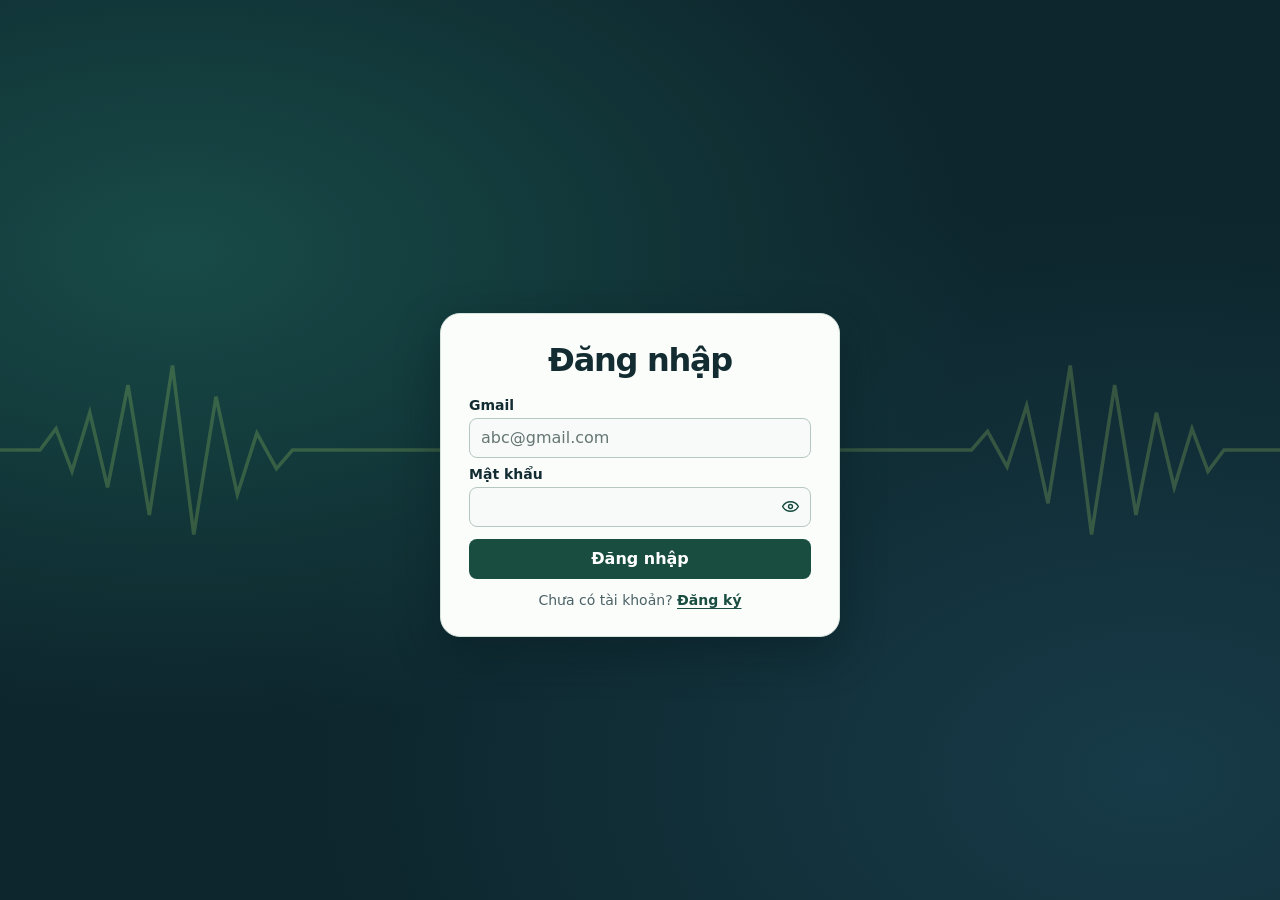
<file: web/index.html>
<!doctype html>
<html lang="vi">
<head>
  <meta charset="utf-8">
  <meta name="viewport" content="width=device-width, initial-scale=1">
  <meta name="color-scheme" content="light">
  <title>Đăng nhập · EchoRent</title>
  <link rel="stylesheet" href="assets/auth.css">
  <script src="assets/auth.js" defer></script>
</head>
<body>
  <header class="site-header">
    <!-- site-brand -->
  </header>
  <div class="toast" id="auth-toast" role="status" aria-live="polite" aria-atomic="true"></div>
  <main class="shell">
    <section class="account-content" aria-labelledby="screen-title">
        <h1 id="screen-title" tabindex="-1">Đăng nhập</h1>

        <form id="login-form" action="#login">
          <label for="login-email">Gmail</label>
          <input id="login-email" type="email" placeholder="abc@gmail.com" autocomplete="username" required maxlength="254" autocapitalize="none" spellcheck="false">
          <label for="login-password">Mật khẩu</label>
          <div class="password-field">
            <input id="login-password" type="password" autocomplete="current-password" required maxlength="128">
            <button class="password-toggle" type="button" aria-controls="login-password" aria-label="Hiện mật khẩu" title="Hiện mật khẩu" hidden></button>
          </div>
          <button type="submit">Đăng nhập</button>
        </form>

        <form id="register-form" action="#register" hidden>
          <label for="register-email">Gmail</label>
          <input id="register-email" type="email" placeholder="abc@gmail.com" autocomplete="username" required maxlength="254" autocapitalize="none" spellcheck="false">
          <label for="register-password">Mật khẩu</label>
          <div class="password-field">
            <input id="register-password" type="password" autocomplete="new-password" required maxlength="128" aria-describedby="password-hint">
            <button class="password-toggle" type="button" aria-controls="register-password" aria-label="Hiện mật khẩu" title="Hiện mật khẩu" hidden></button>
          </div>
          <small id="password-hint">Gồm chữ thường, chữ hoa, số và ký tự đặc biệt.</small>
          <label for="confirm-password">Nhập lại mật khẩu</label>
          <div class="password-field">
            <input id="confirm-password" type="password" autocomplete="new-password" required maxlength="128">
            <button class="password-toggle" type="button" aria-controls="confirm-password" aria-label="Hiện mật khẩu nhập lại" title="Hiện mật khẩu nhập lại" hidden></button>
          </div>
          <button type="submit">Tạo tài khoản</button>
        </form>

        <p class="notice" id="notice" role="status" aria-live="polite" hidden></p>
        <p class="account-switch"><span id="switch-text">Chưa có tài khoản?</span> <a id="switch-link" href="#register">Đăng ký</a></p>
        <noscript>Vui lòng bật JavaScript để xem cả hai giao diện.</noscript>
    </section>
  </main>
</body>
</html>
</file>
<file: web/assets/auth.css>
:root { color: #122c32; background: #0d252c; font-family: system-ui, sans-serif; color-scheme: light; }
* { box-sizing: border-box; }
[hidden] { display: none !important; }
body {
  min-height: 100vh;
  min-height: 100dvh;
  margin: 0;
  display: grid;
  grid-template-rows: auto 1fr;
  background:
    radial-gradient(ellipse at 14% 28%, #184b48 0, transparent 52%),
    radial-gradient(ellipse at 90% 86%, #173b48 0, transparent 53%),
    #0d252c;
}
body::before {
  content: '';
  position: fixed;
  inset: 0;
  pointer-events: none;
  background: center / max(850px, 100vw) auto no-repeat url("data:image/svg+xml,%3Csvg xmlns='http://www.w3.org/2000/svg' viewBox='0 0 1440 360'%3E%3Cg fill='none' stroke='%23bce968' stroke-linecap='round' stroke-width='4' opacity='.22'%3E%3Cpath d='M-20 180h65l18-24 18 48 20-66 20 84 23-115 24 146 26-168 24 190 25-155 24 110 22-69 22 40 18-21h208m362 0h194l18-21 22 40 22-69 24 110 25-155 24 190 26-168 24 146 23-115 20 84 20-66 18 48 18-24h65'/%3E%3C/g%3E%3C/svg%3E");
}
.shell { position: relative; }
.site-header { position: sticky; top: 0; z-index: 1; display: flex; align-items: center; justify-content: space-between; gap: 12px; min-height: 36px; padding: 14px clamp(16px, 4vw, 44px); box-sizing: content-box; }
.logout-button { min-height: 36px; padding: 6px 12px; border: 1px solid #bce968; border-radius: 8px; background: #14363c; color: #f0faf5; font: inherit; font-size: .875rem; cursor: pointer; }
.logout-button:disabled { opacity: .65; cursor: wait; }
.logout-dialog { width: min(400px, calc(100% - 32px)); padding: 24px; border: 1px solid #d6e2dc; border-radius: 16px; background: #fbfdfb; color: #122c32; box-shadow: 0 16px 48px #06191e80; }
.logout-dialog[open], .logout-dialog[open]::backdrop { animation: dialog-fade-in 240ms ease-in-out both; }
.logout-dialog::backdrop { background: #071b22a6; }
.logout-dialog.is-closing, .logout-dialog.is-closing::backdrop { animation-name: dialog-fade-out; }
.logout-dialog h1 { margin: 0 0 8px; text-align: left; font-size: 1.3rem; }
.logout-dialog > p:not(.notice) { margin: 0; color: #4b6265; font-size: .95rem; }
.logout-actions { display: flex; justify-content: flex-end; gap: 8px; margin-top: 20px; }
.dialog-button { min-height: 38px; padding: 7px 12px; border: 1px solid #b6c7c2; border-radius: 8px; background: #f7faf8; color: #122c32; font: inherit; font-size: .9rem; font-weight: 700; cursor: pointer; }
.dialog-button:hover { background: #e7f1ed; }
.dialog-confirm { border-color: #184d40; background: #184d40; color: white; }
.dialog-confirm:hover { background: #123a31; }
.dialog-button:disabled { opacity: .65; cursor: wait; }

@keyframes dialog-fade-in { from { opacity: 0; } to { opacity: 1; } }
@keyframes dialog-fade-out { from { opacity: 1; } to { opacity: 0; } }
.brand { display: inline-flex; align-items: center; gap: 9px; color: #f0faf5; text-decoration: none; font-size: 1.2rem; }
.brand-icon { display: block; width: 32px; height: 32px; object-fit: contain; }
.shell { display: grid; place-items: center; padding: 8px 16px 22px; }
.account-content { width: min(100%, 400px); padding: clamp(16px, 4vw, 28px); background: #fbfdfb; border: 1px solid #d6e2dc; border-radius: 20px; box-shadow: 0 16px 44px #06191e70; }
h1 { font-size: clamp(1.55rem, 4vw, 2rem); margin: 0 0 15px; letter-spacing: -.04em; line-height: 1.15; text-align: center; }
form { display: grid; gap: 5px; }
label { margin-top: 3px; font-size: .875rem; font-weight: 700; }
input { width: 100%; min-width: 0; min-height: 40px; padding: 8px 11px; font: inherit; color: inherit; background: #f7faf8; border: 1px solid #b6c7c2; border-radius: 8px; }
input::placeholder { color: #657673; opacity: 1; }
small { margin-bottom: 1px; color: #4b6265; font-size: .79rem; line-height: 1.3; }
.password-field { position: relative; }
.password-field input { padding-inline-end: 44px; }
.password-field input::-ms-reveal { display: none; }
.password-toggle { position: absolute; inset-inline-end: 2px; top: 2px; bottom: 2px; width: 38px; padding: 0; border: 0; border-radius: 7px; color: #184d40; background: transparent; cursor: pointer; }
.password-toggle::before { content: ''; display: block; width: 19px; height: 19px; margin: auto; background: center / contain no-repeat url("data:image/svg+xml,%3Csvg xmlns='http://www.w3.org/2000/svg' viewBox='0 0 24 24' fill='none' stroke='%23184d40' stroke-width='1.8'%3E%3Cpath d='M2 12s3.5-6 10-6 10 6 10 6-3.5 6-10 6-10-6-10-6Z'/%3E%3Ccircle cx='12' cy='12' r='2.5'/%3E%3C/svg%3E"); }
.password-toggle.is-visible::after { content: ''; position: absolute; width: 20px; height: 2px; background: currentColor; top: 50%; left: 50%; transform: translate(-50%, -50%) rotate(-45deg); box-shadow: 0 -1px #f7faf8; }
.password-toggle:hover { background-color: #e7f1ed; }
form button[type="submit"] { min-height: 40px; margin-top: 7px; padding: 8px 12px; border: 0; border-radius: 8px; background: #184d40; color: white; font: inherit; font-weight: 700; cursor: pointer; }
form button[type="submit"]:hover { background: #123a31; }
form button[type="submit"]:disabled { opacity: .7; cursor: wait; }
:focus-visible { outline: 2px solid #407c4e; outline-offset: 2px; }
.account-switch { margin: 13px 0 0; text-align: center; color: #4b6265; font-size: .875rem; }
a { color: #184d40; font-weight: 700; text-underline-offset: 3px; }
.notice { margin: 9px 0 0; padding: 7px 9px; border-radius: 7px; background: #e6f5e9; color: #184d40; font-size: .84rem; line-height: 1.3; }
.notice[data-kind="error"] { background: #fceeea; color: #8b2d20; }
.toast { position: fixed; z-index: 2; inset-block-start: 12px; inset-inline-start: 50%; transform: translateX(-50%); width: max-content; max-width: calc(100% - 32px); padding: 10px 15px; border-radius: 9px; background: #bce968; color: #16362c; box-shadow: 0 5px 18px #06191e70; font-size: .9rem; font-weight: 700; text-align: center; pointer-events: none; }
.toast:empty { padding: 0; box-shadow: none; }
.toast { opacity: 0; transition: opacity 240ms ease-in-out; }
.toast.is-visible { opacity: 1; }
.toast[data-kind="error"] { background: #fceeea; color: #8b2d20; }

@media (prefers-reduced-motion: reduce) {
  .toast { transition: none; }
  .logout-dialog[open], .logout-dialog[open]::backdrop { animation: none; }
}

@media (max-width: 480px) {
  .toast { inset-block-start: 56px; }
}

@media (max-height: 560px) {
  .site-header { padding-block: 7px; }
  .shell { padding-block: 4px 8px; }
  .account-content { padding-block: 12px; }
  h1 { margin-bottom: 9px; }
  form { gap: 4px; }
  .account-switch { margin-top: 9px; }
}
</file>
